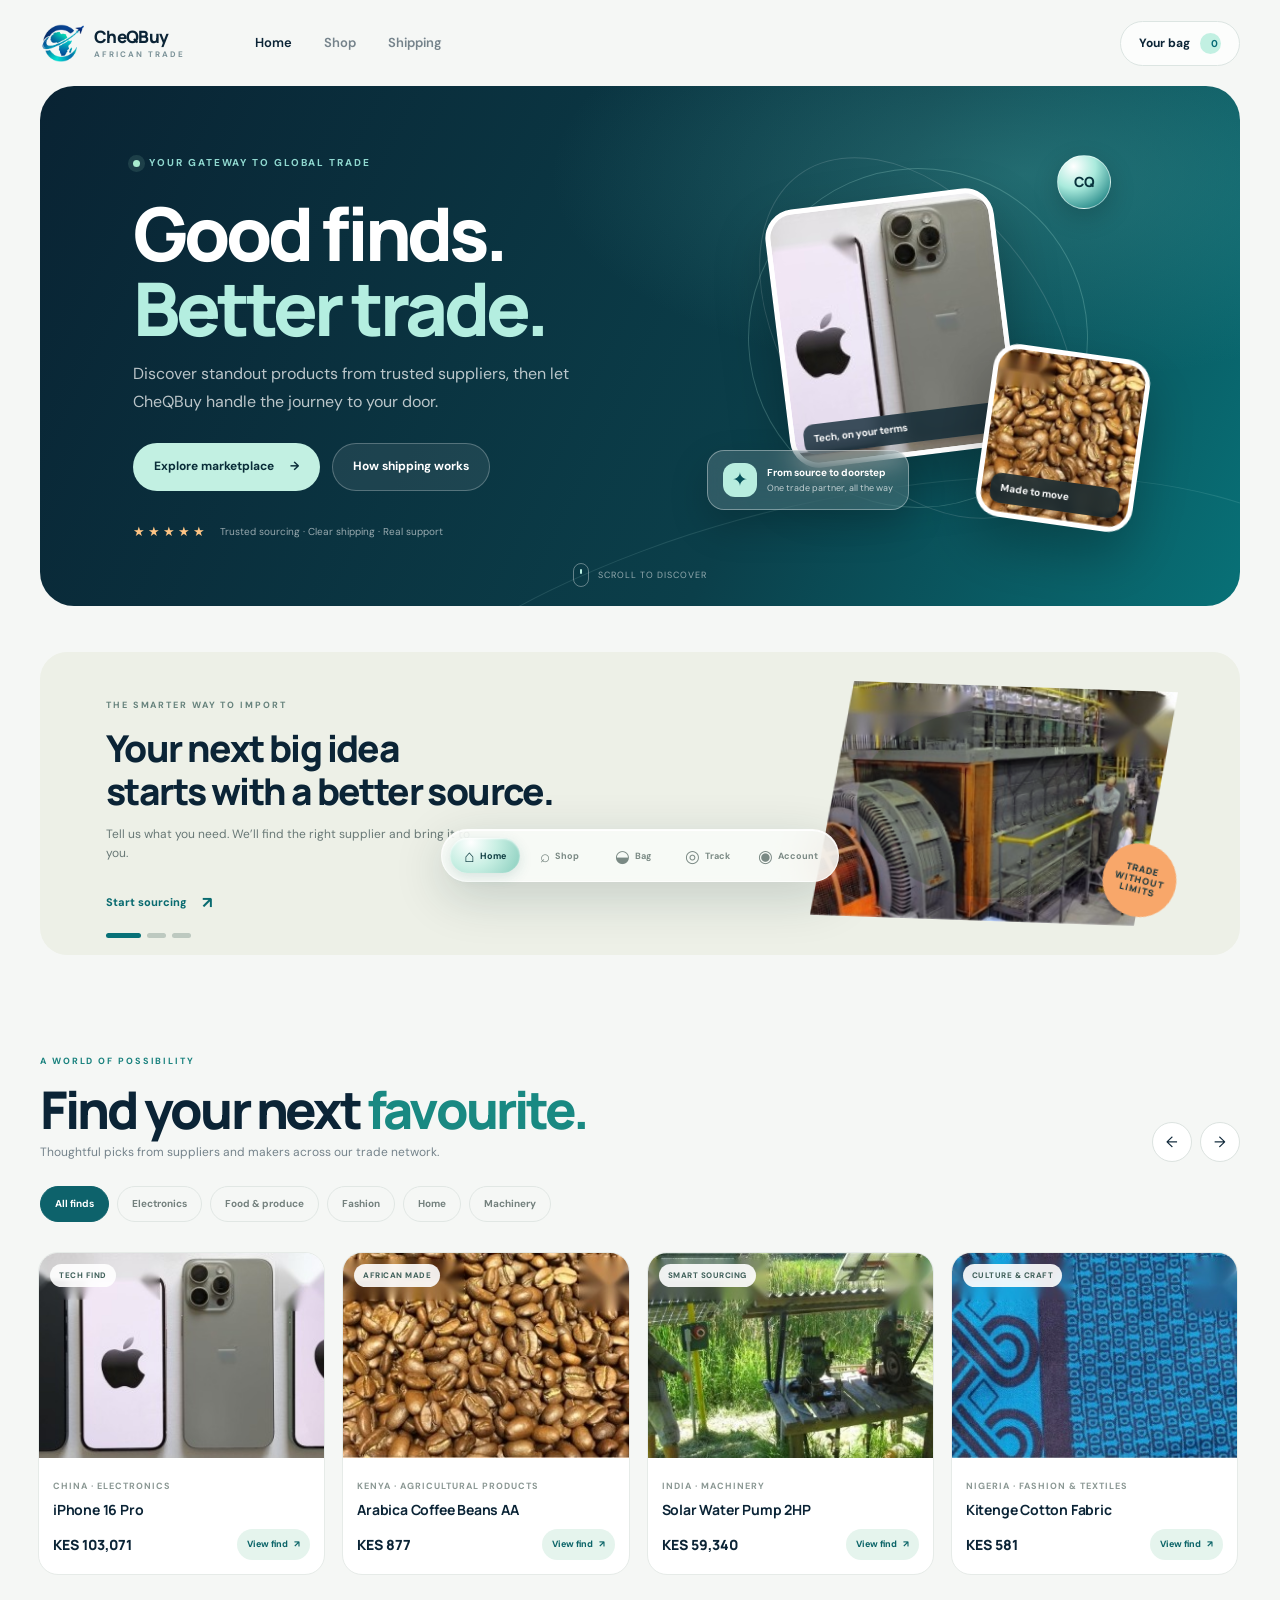
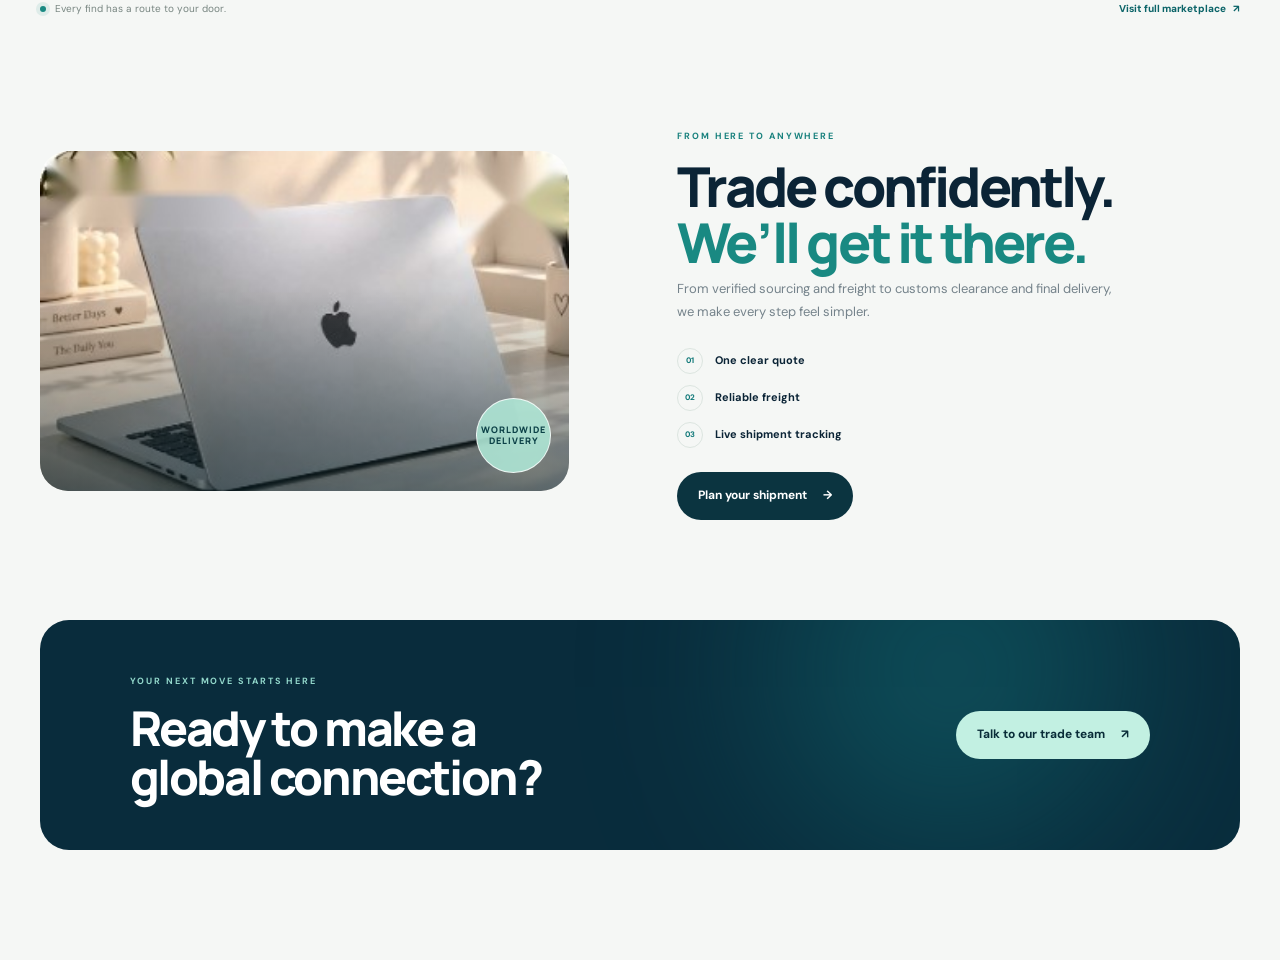
<file: webapp.html>
<!doctype html>
<html lang="en">
<head>
  <meta charset="utf-8">
  <meta name="viewport" content="width=device-width, initial-scale=1, viewport-fit=cover">
  <meta name="theme-color" content="#071d2b">
  <meta name="description" content="Explore the CheQBuy marketplace. Discover products, connect with verified suppliers and ship across Africa and the world.">
  <title>CheQBuy Webapp — Shop, ship and discover</title>
  <link rel="icon" type="image/png" href="img/logo.png">
  <link rel="preconnect" href="https://fonts.googleapis.com">
  <link rel="preconnect" href="https://fonts.gstatic.com" crossorigin>
  <link href="https://fonts.googleapis.com/css2?family=DM+Sans:wght@400;500;600;700&family=Manrope:wght@400;500;600;700;800&display=swap" rel="stylesheet">
  <link rel="stylesheet" href="webapp.css">
</head>
<body>
  <header class="app-header" id="top">
    <a class="app-brand" href="#top" aria-label="CheQBuy Webapp home">
      <img src="img/logo.png" alt="">
      <span>CheQBuy<small>AFRICAN TRADE</small></span>
    </a>
    <nav class="top-links" aria-label="Main navigation">
      <button class="top-link is-active" type="button" data-view="home">Home</button>
      <button class="top-link" type="button" data-view="shop">Shop</button>
      <a class="top-link" href="index.html#/services">Shipping</a>
    </nav>
    <button class="header-cta" type="button" data-view="cart">Your bag <span class="bag-count" id="headerCartCount">0</span></button>
  </header>

  <main>
    <div class="app-view is-active" data-page="home">
    <section class="app-hero app-shell" aria-labelledby="hero-title">
      <div class="hero-copy">
        <span class="eyebrow"><i></i> Your gateway to global trade</span>
        <h1 id="hero-title">Good finds.<br><span>Better trade.</span></h1>
        <p>Discover standout products from trusted suppliers, then let CheQBuy handle the journey to your door.</p>
        <div class="hero-actions">
          <a class="button button-light" href="#products">Explore marketplace <span aria-hidden="true">→</span></a>
          <a class="button button-glass" href="index.html#/services">How shipping works</a>
        </div>
        <div class="hero-proof"><span class="proof-stars" aria-label="Five stars">★★★★★</span><span>Trusted sourcing · Clear shipping · Real support</span></div>
      </div>
      <div class="hero-art" aria-label="Featured trade products">
        <div class="orbit orbit-one"></div><div class="orbit orbit-two"></div>
        <div class="hero-product hero-product-main"><img src="img/iphone.jpg" alt="Featured smartphone"><span>Tech, on your terms</span></div>
        <div class="hero-product hero-product-small"><img src="img/coffee.jpg" alt="Kenyan coffee"><span>Made to move</span></div>
        <div class="hero-float"><span class="float-icon">✦</span><span><b>From source to doorstep</b><small>One trade partner, all the way</small></span></div>
        <div class="hero-orb">CQ</div>
      </div>
      <a class="hero-scroll" href="#offers"><span></span> Scroll to discover</a>
    </section>

    <section class="app-shell offer-section" id="offers" aria-label="CheQBuy offers">
      <article class="offer-card" id="offerCard">
        <div class="offer-copy">
          <span class="offer-kicker" id="offerKicker">THE SMARTER WAY TO IMPORT</span>
          <h2 id="offerTitle">Your next big idea<br>starts with a better source.</h2>
          <p id="offerText">Tell us what you need. We’ll find the right supplier and bring it to you.</p>
          <a class="offer-link" id="offerLink" href="index.html#/contact">Start sourcing <span aria-hidden="true">↗</span></a>
        </div>
        <div class="offer-art"><img id="offerImage" src="img/generator.jpg" alt="Industrial goods ready for global shipping"><span class="offer-sticker">TRADE<br>WITHOUT<br>LIMITS</span></div>
        <div class="offer-controls" aria-label="Choose promotion">
          <button type="button" class="offer-dot is-active" data-offer="0" aria-label="Offer 1" aria-pressed="true"></button>
          <button type="button" class="offer-dot" data-offer="1" aria-label="Offer 2" aria-pressed="false"></button>
          <button type="button" class="offer-dot" data-offer="2" aria-label="Offer 3" aria-pressed="false"></button>
        </div>
      </article>
    </section>

    <section class="app-shell market-section" id="products" aria-labelledby="market-title">
      <div class="section-heading">
        <div><span class="section-kicker">A world of possibility</span><h2 id="market-title">Find your next <span>favourite.</span></h2><p>Thoughtful picks from suppliers and makers across our trade network.</p></div>
        <div class="slider-controls">
          <button type="button" class="round-control" id="productsPrev" aria-label="Previous products">←</button>
          <button type="button" class="round-control" id="productsNext" aria-label="Next products">→</button>
        </div>
      </div>
      <div class="category-pills" role="group" aria-label="Filter products by category">
        <button type="button" class="category-pill is-active" data-category="All" aria-pressed="true">All finds</button>
        <button type="button" class="category-pill" data-category="Electronics" aria-pressed="false">Electronics</button>
        <button type="button" class="category-pill" data-category="Agricultural Products" aria-pressed="false">Food &amp; produce</button>
        <button type="button" class="category-pill" data-category="Fashion & Textiles" aria-pressed="false">Fashion</button>
        <button type="button" class="category-pill" data-category="Home & Living" aria-pressed="false">Home</button>
        <button type="button" class="category-pill" data-category="Machinery" aria-pressed="false">Machinery</button>
      </div>
      <div class="product-track" id="productTrack" aria-live="polite"></div>
      <div class="market-footer"><span><i></i> Every find has a route to your door.</span><a href="index.html#/shop">Visit full marketplace <span aria-hidden="true">↗</span></a></div>
    </section>

    <section class="app-shell ship-section" id="shipping">
      <div class="ship-art"><img src="img/air.jpg" alt="Air freight shipment"><span class="ship-badge">WORLDWIDE<br>DELIVERY</span></div>
      <div class="ship-copy"><span class="section-kicker">From here to anywhere</span><h2>Trade confidently.<br><span>We’ll get it there.</span></h2><p>From verified sourcing and freight to customs clearance and final delivery, we make every step feel simpler.</p>
        <div class="ship-points"><span><i>01</i> One clear quote</span><span><i>02</i> Reliable freight</span><span><i>03</i> Live shipment tracking</span></div>
        <a class="button button-dark" href="index.html#/calculator">Plan your shipment <span aria-hidden="true">→</span></a>
      </div>
    </section>

    <section class="app-shell final-cta">
      <div><span class="section-kicker">Your next move starts here</span><h2>Ready to make a<br>global connection?</h2></div>
      <a class="button button-light" href="index.html#/contact">Talk to our trade team <span aria-hidden="true">↗</span></a>
      <div class="cta-glow"></div>
    </section>
    </div>

    <section class="app-view shop-view app-shell" data-page="shop" aria-labelledby="shop-title" hidden>
      <div class="shop-intro"><span class="section-kicker">THE CHEQBUY MARKETPLACE</span><h1 id="shop-title">Find your next <span>great thing.</span></h1><p>Explore handpicked finds and source with confidence. Every item has a route to your door.</p></div>
      <label class="shop-search"><span aria-hidden="true">⌕</span><input id="shopSearch" type="search" placeholder="Search products, categories or origins" autocomplete="off"><kbd>⌘ K</kbd></label>
      <div class="shop-filters" role="group" aria-label="Filter products by category">
        <button type="button" class="category-pill is-active" data-shop-category="All" aria-pressed="true">Everything</button>
        <button type="button" class="category-pill" data-shop-category="Electronics" aria-pressed="false">Electronics</button>
        <button type="button" class="category-pill" data-shop-category="Agricultural Products" aria-pressed="false">Food &amp; produce</button>
        <button type="button" class="category-pill" data-shop-category="Fashion & Textiles" aria-pressed="false">Fashion</button>
        <button type="button" class="category-pill" data-shop-category="Home & Living" aria-pressed="false">Home</button>
        <button type="button" class="category-pill" data-shop-category="Machinery" aria-pressed="false">Machinery</button>
      </div>
      <div class="shop-results"><span id="shopResultCount"></span><span>Prices shown in KES</span></div>
      <div class="shop-grid" id="shopGrid"></div>
    </section>

    <section class="app-view simple-view app-shell" data-page="cart" aria-labelledby="cart-title" hidden>
      <div class="simple-heading"><span class="section-kicker">YOUR SHOPPING BAG</span><h1 id="cart-title">A good choice.</h1><p>Your selected items, ready for the next step.</p></div>
      <div class="cart-layout"><div class="cart-items" id="cartItems"></div><aside class="cart-summary" id="cartSummary"></aside></div>
    </section>

    <section class="app-view simple-view app-shell" data-page="track" aria-labelledby="track-title" hidden>
      <div class="simple-heading"><span class="section-kicker">EVERY STEP, IN SIGHT</span><h1 id="track-title">Your orders, moving.</h1><p>Keep an eye on a shipment or get help from the CheQBuy trade team.</p></div>
      <div class="feature-panel"><div class="feature-symbol">◎</div><div><h2>Track a shipment</h2><p>Check the latest shipment milestones using your CheQBuy reference number.</p></div><a class="button button-dark" href="index.html#/track">Open shipment tracking <span aria-hidden="true">→</span></a></div>
      <div class="feature-panel"><div class="feature-symbol">↗</div><div><h2>Need to ship something?</h2><p>Ask us to quote your freight, customs clearance and delivery together.</p></div><a class="button button-light" href="index.html#/contact">Request a quote <span aria-hidden="true">↗</span></a></div>
    </section>

    <section class="app-view simple-view app-shell" data-page="account" aria-labelledby="account-title" hidden>
      <div class="simple-heading"><span class="section-kicker">YOUR TRADE, YOUR WAY</span><h1 id="account-title">Welcome to CheQBuy.</h1><p>Our trade team is here to help you source, ship and grow with confidence.</p></div>
      <div class="account-panel"><img src="img/logo.png" alt=""><h2>Trade support, with a real team behind it.</h2><p>Contact us for help with a product, a quote or an existing shipment. We’ll help you take the next step.</p><div class="account-actions"><a class="button button-dark" href="index.html#/contact">Talk to our team <span aria-hidden="true">→</span></a><a class="button button-outline" href="index.html#/about">About CheQBuy</a></div></div>
    </section>
  </main>

  <nav class="floating-nav" aria-label="App navigation">
    <button class="nav-item is-active" type="button" data-view="home" aria-current="page"><span class="nav-icon">⌂</span><span>Home</span></button>
    <button class="nav-item" type="button" data-view="shop"><span class="nav-icon">⌕</span><span>Shop</span></button>
    <button class="nav-item nav-cart" type="button" data-view="cart"><span class="nav-icon">◒</span><span>Bag</span><i class="nav-count" id="navCartCount" hidden>0</i></button>
    <button class="nav-item" type="button" data-view="track"><span class="nav-icon">◎</span><span>Track</span></button>
    <button class="nav-item" type="button" data-view="account"><span class="nav-icon">◉</span><span>Account</span></button>
  </nav>

  <script src="webapp.js"></script>
</body>
</html>
</file>
<file: webapp.css>
:root{color-scheme:light;--ink:#0b2436;--teal:#086b76;--mint:#b6eee3;--orange:#ff9b62;--paper:#f5f7f5;--muted:#75838b;--line:#e4e9e7;--white:#fff}
*{box-sizing:border-box}
html{scroll-behavior:smooth;scroll-padding-top:95px}
body{margin:0;background:var(--paper);color:var(--ink);font:400 15px/1.6 "DM Sans",sans-serif;-webkit-font-smoothing:antialiased;overflow-x:hidden;padding-bottom:110px}
img{display:block;max-width:100%}a{color:inherit;text-decoration:none}button{font:inherit;color:inherit}
:focus-visible{outline:3px solid #ff9b62;outline-offset:4px}
.app-shell{width:min(1200px,calc(100% - 48px));margin-inline:auto}
.app-header{position:relative;z-index:5;display:flex;align-items:center;width:min(1200px,calc(100% - 48px));height:86px;margin:auto}
.app-brand{display:flex;align-items:center;gap:10px;font:800 17px/1 "Manrope",sans-serif;letter-spacing:-.7px}
.app-brand img{width:44px;height:42px;object-fit:contain}
.app-brand span{display:grid;gap:5px}.app-brand small{color:#7b9298;font:700 8px/1 "DM Sans",sans-serif;letter-spacing:2px}
.top-links{display:flex;align-items:center;gap:32px;margin-left:70px;font-size:13px;font-weight:600;color:#75838b}
.top-link{padding:0;border:0;background:none;color:inherit;font:inherit;cursor:pointer;transition:color .2s}
.top-link:hover,.top-link.is-active{color:var(--ink)}
.header-cta{display:flex;align-items:center;gap:10px;margin-left:auto;padding:11px 18px;border:1px solid #dce5e2;border-radius:999px;background:rgba(255,255,255,.75);font:700 12px "DM Sans",sans-serif;cursor:pointer;transition:.2s}
.header-cta:hover{background:#fff;transform:translateY(-2px)}
.header-cta span{color:var(--teal);padding-left:7px}
.bag-count{display:grid;min-width:21px;height:21px;place-items:center;border-radius:50%;background:#c2f0e2;color:#0b4447;font-size:10px}
.app-view[hidden]{display:none!important}
.app-hero{position:relative;display:grid;grid-template-columns:1fr .95fr;align-items:center;min-height:520px;overflow:hidden;padding:62px 7.3%;border-radius:34px;background:radial-gradient(ellipse at 82% 17%,rgba(75,163,160,.38),transparent 34%),linear-gradient(116deg,#092333,#0b3f4a 62%,#087177);color:#fff}
.app-hero:before{content:"";position:absolute;inset:auto -12% -70% 22%;height:90%;border-radius:50%;border:1px solid rgba(198,244,234,.12);transform:rotate(-13deg);pointer-events:none}
.hero-copy{position:relative;z-index:2;max-width:510px}
.eyebrow,.section-kicker{display:inline-flex;align-items:center;gap:9px;color:#90d9d0;font-size:10px;font-weight:700;letter-spacing:1.9px;text-transform:uppercase}
.eyebrow i,.market-footer i{width:7px;height:7px;border-radius:50%;background:#a9edcf;box-shadow:0 0 0 5px rgba(169,237,207,.12)}
.app-hero h1,.section-heading h2,.ship-copy h2,.final-cta h2{margin:21px 0 14px;font:800 clamp(44px,6.4vw,74px)/1.02 "Manrope",sans-serif;letter-spacing:-4px}
.app-hero h1 span{color:#b4eee0}
.hero-copy>p{max-width:440px;margin:0;color:rgba(255,255,255,.72);font-size:16px;line-height:1.75}
.hero-actions{display:flex;align-items:center;gap:12px;flex-wrap:wrap;margin-top:27px}
.button{display:inline-flex;min-height:48px;align-items:center;justify-content:center;gap:16px;padding:0 20px;border:1px solid transparent;border-radius:999px;font-size:12px;font-weight:700;transition:transform .2s,box-shadow .2s}
.button:hover{transform:translateY(-3px);box-shadow:0 12px 26px rgba(0,0,0,.15)}
.button-light{background:#c2f0e2;color:#092c38}.button-glass{border-color:rgba(255,255,255,.25);background:rgba(255,255,255,.08);color:#fff}
.button-dark{background:#0b3440;color:#fff}
.hero-proof{display:flex;align-items:center;gap:12px;margin-top:31px;color:rgba(255,255,255,.58);font-size:10px}
.proof-stars{color:#ffc585;letter-spacing:3px;font-size:13px}
.hero-art{position:relative;justify-self:end;width:min(100%,440px);height:390px}
.orbit{position:absolute;left:48%;top:48%;width:340px;height:340px;border:1px solid rgba(180,238,224,.24);border-radius:50%;transform:translate(-50%,-50%) rotate(-24deg)}
.orbit-two{width:405px;height:260px;transform:translate(-50%,-50%) rotate(54deg);border-color:rgba(255,255,255,.14)}
.hero-product{position:absolute;overflow:hidden;border:5px solid rgba(255,255,255,.83);background:#fff;box-shadow:0 25px 55px rgba(0,0,0,.26)}
.hero-product img{width:100%;height:100%;object-fit:cover}
.hero-product span{position:absolute;right:9px;bottom:9px;left:9px;padding:7px 10px;border-radius:10px;background:rgba(8,34,48,.77);color:#fff;font-size:10px;font-weight:700;backdrop-filter:blur(8px)}
.hero-product-main{left:16%;top:12%;width:230px;height:260px;border-radius:29px;transform:rotate(-7deg)}
.hero-product-small{right:1%;bottom:4%;width:158px;height:174px;border-radius:25px;transform:rotate(8deg)}
.hero-float{position:absolute;left:0;bottom:8%;display:flex;align-items:center;gap:10px;padding:12px 15px;border:1px solid rgba(255,255,255,.36);border-radius:17px;background:rgba(255,255,255,.15);backdrop-filter:blur(14px);box-shadow:0 16px 38px rgba(0,0,0,.18)}
.float-icon{display:grid;width:34px;height:34px;place-items:center;border-radius:12px;background:#b8eddf;color:#07515a;font-size:19px}
.hero-float span:last-child{display:grid}.hero-float b{font-size:10px}.hero-float small{color:rgba(255,255,255,.7);font-size:9px}
.hero-orb{position:absolute;right:8%;top:1%;display:grid;width:54px;height:54px;place-items:center;border:1px solid rgba(255,255,255,.52);border-radius:50%;background:radial-gradient(circle at 30% 20%,#fff,#a9eadc 40%,#2d8e8d 82%);color:#09333d;font:800 14px "Manrope",sans-serif;box-shadow:0 8px 26px rgba(0,0,0,.18)}
.hero-scroll{position:absolute;bottom:19px;left:50%;display:flex;align-items:center;gap:9px;transform:translateX(-50%);color:rgba(255,255,255,.56);font-size:9px;letter-spacing:1px;text-transform:uppercase}
.hero-scroll span{width:16px;height:24px;border:1px solid rgba(255,255,255,.36);border-radius:99px}.hero-scroll span:after{content:"";display:block;width:2px;height:5px;margin:5px auto;background:#b8eddf;border-radius:3px}
.offer-section{padding-top:46px}
.offer-card{position:relative;display:grid;grid-template-columns:1fr .9fr;min-height:300px;align-items:center;overflow:hidden;padding:34px 5.5%;border-radius:27px;background:#edf0e7}
.offer-copy{position:relative;z-index:1;max-width:480px}
.offer-kicker{color:#66827c;font-size:9px;font-weight:700;letter-spacing:1.9px}
.offer-copy h2{margin:12px 0 8px;font:800 clamp(25px,3vw,37px)/1.15 "Manrope",sans-serif;letter-spacing:-1.6px}
.offer-copy p{max-width:380px;color:#687876;font-size:12px}
.offer-link{display:inline-flex;gap:15px;align-items:center;margin-top:15px;color:#096b70;font-size:11px;font-weight:800}
.offer-link span{font-size:16px}
.offer-art{position:relative;justify-self:end;width:min(100%,360px);height:235px;transform:rotate(2deg)}
.offer-art:before{content:"";position:absolute;inset:10% 12%;border-radius:50%;background:#d0dfc8}
.offer-art img{position:relative;width:100%;height:100%;object-fit:cover;clip-path:polygon(10% 0,100% 0,90% 100%,0 100%);mix-blend-mode:multiply}
.offer-sticker{position:absolute;right:-5px;bottom:9px;display:grid;width:74px;height:74px;place-content:center;border-radius:50%;background:#f8a76a;color:#17363d;text-align:center;font:800 9px/1.15 "Manrope",sans-serif;letter-spacing:1px;transform:rotate(12deg)}
.offer-controls{position:absolute;bottom:17px;left:5.5%;display:flex;gap:6px}
.offer-dot{width:19px;height:5px;padding:0;border:0;border-radius:8px;background:#bdc9c0;cursor:pointer;transition:width .25s,background .25s}
.offer-dot.is-active{width:35px;background:#087177}
.market-section{padding-top:92px}
.section-heading{display:flex;align-items:end;justify-content:space-between;gap:24px}
.section-kicker{color:#18817d;font-size:9px}
.section-heading h2,.ship-copy h2{margin:12px 0 7px;font-size:clamp(34px,4.4vw,52px);letter-spacing:-2.8px}
.section-heading h2 span,.ship-copy h2 span{color:#198982}
.section-heading p,.ship-copy>p{margin:0;color:var(--muted);font-size:12px}
.slider-controls{display:flex;gap:8px}
.round-control{display:grid;width:40px;height:40px;place-items:center;border:1px solid #dce3e0;border-radius:50%;background:#fff;cursor:pointer;transition:.2s}
.round-control:hover{border-color:#0b7477;background:#e6f4ee;transform:translateY(-2px)}
.category-pills{display:flex;gap:8px;overflow:auto;margin-top:24px;padding-bottom:8px;scrollbar-width:none}
.category-pills::-webkit-scrollbar{display:none}
.category-pill{flex:none;padding:9px 14px;border:1px solid #e1e7e4;border-radius:999px;background:transparent;color:#74817e;font-size:10px;font-weight:700;cursor:pointer;transition:.2s}
.category-pill:hover{border-color:#a6c8bd;color:#0b4a52}
.category-pill.is-active{border-color:#0d626b;background:#0d626b;color:#fff}
.product-track{display:flex;gap:17px;overflow:auto;margin:18px -2px 0;padding:4px 2px 18px;scrollbar-width:none;scroll-snap-type:x mandatory;overscroll-behavior-inline:contain}
.product-track::-webkit-scrollbar{display:none}
.product-card{position:relative;flex:0 0 calc((100% - 51px)/4);min-width:220px;overflow:hidden;border:1px solid #e6ebe8;border-radius:20px;background:#fff;scroll-snap-align:start;transition:transform .25s,box-shadow .25s}
.product-card:hover{transform:translateY(-5px);box-shadow:0 18px 34px rgba(18,54,60,.1)}
.product-image{position:relative;height:205px;overflow:hidden;background:#edf2ef}
.product-image img{width:100%;height:100%;object-fit:cover;transition:transform .45s}
.product-card:hover .product-image img{transform:scale(1.05)}
.product-tag{position:absolute;top:11px;left:11px;padding:5px 9px;border-radius:999px;background:rgba(255,255,255,.9);color:#41615b;font-size:8px;font-weight:800;letter-spacing:.5px}
.product-details{padding:14px}
.product-origin{color:#8b9894;font-size:9px;font-weight:700;letter-spacing:1px;text-transform:uppercase}
.product-details h3{margin:5px 0 10px;font:700 14px/1.3 "Manrope",sans-serif;letter-spacing:-.2px}
.product-bottom{display:flex;align-items:center;justify-content:space-between;gap:8px}
.product-price{font:800 14px "Manrope",sans-serif}
.product-link{display:inline-flex;align-items:center;gap:6px;padding:8px 10px;border-radius:999px;background:#e5f4ed;color:#0b6468;font-size:9px;font-weight:800;white-space:nowrap;transition:.2s}
.product-link:hover{background:#c2ecdc}
.market-footer{display:flex;align-items:center;justify-content:space-between;gap:15px;padding-top:8px;color:#778580;font-size:10px}
.market-footer>span{display:flex;align-items:center;gap:9px}.market-footer i{width:6px;height:6px;background:#198982;box-shadow:0 0 0 4px rgba(25,137,130,.1)}
.market-footer a{color:#0b6468;font-weight:800}.market-footer a span{padding-left:5px}
.ship-section{display:grid;grid-template-columns:.94fr 1fr;align-items:center;gap:9%;padding-top:105px;padding-bottom:100px}
.ship-art{position:relative;height:340px;overflow:hidden;border-radius:28px;background:#d9e7df}
.ship-art:before{content:"";position:absolute;z-index:1;inset:40% 0 0;background:linear-gradient(0deg,rgba(8,34,43,.6),transparent)}
.ship-art img{width:100%;height:100%;object-fit:cover}
.ship-badge{position:absolute;right:18px;bottom:18px;z-index:2;display:grid;width:75px;height:75px;place-content:center;border:1px solid rgba(255,255,255,.8);border-radius:50%;background:rgba(173,229,212,.9);color:#0c4147;text-align:center;font:800 9px/1.3 "Manrope",sans-serif;letter-spacing:1px}
.ship-copy h2{font-size:clamp(35px,4.5vw,55px)}
.ship-copy>p{max-width:440px;font-size:13px;line-height:1.8}
.ship-points{display:grid;gap:11px;margin:24px 0}
.ship-points span{display:flex;align-items:center;gap:12px;font-size:11px;font-weight:700}
.ship-points i{display:grid;width:26px;height:26px;place-items:center;border:1px solid #dce5e0;border-radius:50%;color:#0e7777;font-size:8px;font-style:normal}
.final-cta{position:relative;display:flex;align-items:center;justify-content:space-between;gap:24px;min-height:230px;overflow:hidden;padding:35px 7%;border-radius:29px;background:#092c3c;color:#fff}
.final-cta .section-kicker{color:#92d8cb}
.final-cta h2{position:relative;z-index:1;margin:13px 0 0;font-size:clamp(32px,4.3vw,48px);letter-spacing:-2.4px}
.final-cta .button{position:relative;z-index:1;flex:none}
.cta-glow{position:absolute;right:10%;top:-120px;width:340px;height:340px;border-radius:50%;background:#14747a;filter:blur(100px);opacity:.5}
.floating-nav{position:fixed;z-index:10;bottom:max(18px,env(safe-area-inset-bottom));left:50%;display:flex;align-items:center;gap:4px;padding:8px;border:1px solid rgba(255,255,255,.75);border-radius:999px;background:rgba(249,252,250,.84);box-shadow:0 14px 50px rgba(12,46,49,.19),inset 0 1px 0 #fff;backdrop-filter:blur(22px) saturate(160%);transform:translateX(-50%)}
.nav-item{position:relative;display:flex;min-width:70px;align-items:center;justify-content:center;gap:5px;padding:9px 12px;border:0;border-radius:999px;background:transparent;color:#7a8984;font:700 9px "DM Sans",sans-serif;white-space:nowrap;cursor:pointer;transition:.25s}
.nav-item:hover{color:#0d5f66}.nav-item.is-active{background:radial-gradient(circle at 30% 12%,#fff,#c8efe3 45%,#88cdbd);color:#103e43;box-shadow:inset 0 1px 2px rgba(255,255,255,.9),0 4px 13px rgba(26,104,96,.15)}
.nav-icon{font:500 17px/1 "Manrope",sans-serif}
.nav-count{position:absolute;top:2px;right:13px;display:grid;min-width:16px;height:16px;place-items:center;border:2px solid #f9fcfa;border-radius:50%;background:#ff9862;color:#153a3e;font-size:8px;font-style:normal;font-weight:800}
.nav-count[hidden]{display:none}
.shop-view,.simple-view{min-height:calc(100vh - 200px);padding-top:56px;padding-bottom:70px}
.shop-intro{max-width:670px}
.shop-intro h1,.simple-heading h1{margin:13px 0 9px;font:800 clamp(40px,6vw,65px)/1.06 "Manrope",sans-serif;letter-spacing:-3.5px}
.shop-intro h1 span{color:#198982}
.shop-intro p,.simple-heading p{max-width:560px;margin:0;color:var(--muted);font-size:13px}
.shop-search{display:flex;align-items:center;gap:12px;max-width:720px;margin-top:30px;padding:0 16px;border:1px solid #e1e8e4;border-radius:15px;background:#fff;color:#8a9893}
.shop-search>span{font-size:22px}
.shop-search input{width:100%;height:52px;padding:0;border:0;outline:0;background:transparent;color:var(--ink);font:500 12px "DM Sans",sans-serif}
.shop-search input:focus{outline:0}
.shop-search kbd{flex:none;padding:4px 7px;border:1px solid #e1e8e4;border-radius:6px;color:#97a39f;font:600 8px "DM Sans",sans-serif}
.shop-filters{display:flex;flex-wrap:wrap;gap:8px;margin-top:19px}
.shop-results{display:flex;justify-content:space-between;margin:26px 0 12px;color:#86938f;font-size:10px}
.shop-results span:first-child{color:#233e41;font-weight:800}
.shop-grid{display:grid;grid-template-columns:repeat(4,minmax(0,1fr));gap:16px}
.shop-grid .product-card{min-width:0}
.shop-grid .product-image{height:auto;aspect-ratio:1.13}
.shop-grid .product-details h3{min-height:36px}
.empty-state{grid-column:1/-1;display:grid;justify-items:center;padding:65px 20px;border:1px dashed #d8e2dd;border-radius:22px;background:rgba(255,255,255,.58);text-align:center}
.empty-state>span{display:grid;width:44px;height:44px;place-items:center;border-radius:50%;background:#e2f2eb;color:#0c6b6c;font-size:23px}
.empty-state h2{margin:15px 0 4px;font:800 21px "Manrope",sans-serif}
.empty-state p{margin:0 0 17px;color:var(--muted);font-size:12px}
.simple-view{padding-top:72px}
.simple-heading{margin-bottom:34px}
.simple-heading .section-kicker{display:flex}
.simple-heading h1{font-size:clamp(39px,5.5vw,58px)}
.cart-layout{display:grid;grid-template-columns:minmax(0,1.4fr) minmax(270px,.7fr);align-items:start;gap:24px}
.cart-items{display:grid;gap:12px}
.cart-row{display:flex;align-items:center;gap:17px;padding:15px;border:1px solid #e4e9e7;border-radius:20px;background:#fff}
.cart-row>img{width:105px;height:105px;flex:none;border-radius:14px;object-fit:cover}
.cart-row-info{flex:1;min-width:0}
.cart-row-info>span{color:#87948f;font-size:9px;font-weight:700;text-transform:uppercase}
.cart-row-info h2{margin:4px 0;font:700 15px "Manrope",sans-serif}
.cart-row-info>b,.cart-line-total{font:800 12px "Manrope",sans-serif}
.quantity-control{display:flex;align-items:center;gap:10px;margin-top:10px}
.quantity-control button{display:grid;width:25px;height:25px;place-items:center;border:1px solid #e1e8e4;border-radius:50%;background:#fff;cursor:pointer}
.quantity-control span{font-size:11px;font-weight:700}
.quantity-control .remove-item{width:auto;margin-left:5px;padding:0 10px;border:0;color:#9b7770;font-size:9px}
.cart-line-total{align-self:flex-start;padding-top:4px}
.cart-summary{position:sticky;top:20px;padding:24px;border:1px solid #e2e9e5;border-radius:21px;background:#fff}
.cart-summary h2{margin:10px 0 20px;font:800 22px "Manrope",sans-serif}
.summary-line{display:flex;justify-content:space-between;gap:10px;padding:13px 0;border-block:1px solid #edf0ee;font-size:11px}
.summary-line b{font:800 12px "Manrope",sans-serif}
.cart-summary>p{margin:15px 0;color:#788681;font-size:10px;line-height:1.7}
.cart-summary>.button{width:100%;font-size:10px}
.feature-panel{display:flex;align-items:center;gap:17px;margin:13px 0;padding:22px;border:1px solid #e2e9e5;border-radius:20px;background:#fff}
.feature-symbol{display:grid;width:48px;height:48px;flex:none;place-items:center;border-radius:16px;background:#e4f4ed;color:#0b6d70;font-size:24px}
.feature-panel>div:nth-child(2){flex:1}
.feature-panel h2{margin:0 0 4px;font:800 16px "Manrope",sans-serif}
.feature-panel p{margin:0;color:#7d8b86;font-size:10px}
.feature-panel .button{min-height:41px;font-size:9px}
.account-panel{max-width:650px;padding:34px;border:1px solid #e2e9e5;border-radius:24px;background:linear-gradient(140deg,#fff,#edf6f1)}
.account-panel>img{width:70px;height:70px;object-fit:contain}
.account-panel h2{max-width:450px;margin:14px 0 8px;font:800 25px/1.2 "Manrope",sans-serif;letter-spacing:-.7px}
.account-panel p{max-width:490px;margin:0;color:#75837d;font-size:12px}
.account-actions{display:flex;flex-wrap:wrap;gap:10px;margin-top:23px}
.button-outline{border-color:#dbe5e0;background:#fff;color:#23464a}
@media(max-width:900px){.app-hero{min-height:480px;padding-inline:6%}.hero-art{transform:scale(.88);transform-origin:center right;margin-left:-28px}.product-card{flex-basis:calc((100% - 34px)/3)}.ship-section{gap:6%}}
@media(max-width:900px){.shop-grid{grid-template-columns:repeat(3,minmax(0,1fr))}}
@media(max-width:680px){body{padding-bottom:100px}.app-shell,.app-header{width:calc(100% - 30px)}.app-header{height:70px}.app-brand{font-size:15px}.app-brand img{width:38px;height:37px}.top-links{display:none}.header-cta{padding:9px 12px;font-size:10px}.app-hero{grid-template-columns:1fr;min-height:0;padding:41px 25px 48px;border-radius:26px}.app-hero h1{font-size:58px;letter-spacing:-3.5px}.hero-copy>p{font-size:14px}.hero-art{justify-self:center;width:100%;max-width:390px;height:280px;margin:22px 0 0;transform:none}.orbit{width:280px;height:280px}.orbit-two{width:335px;height:220px}.hero-product-main{left:21%;top:4%;width:175px;height:204px}.hero-product-small{right:6%;bottom:1%;width:124px;height:138px}.hero-float{left:1%;bottom:2%;padding:9px 11px}.hero-orb{right:12%;top:0;width:44px;height:44px}.hero-scroll{display:none}.offer-section{padding-top:20px}.offer-card{grid-template-columns:1fr;min-height:405px;padding:25px 22px 42px;border-radius:23px}.offer-copy h2{font-size:31px}.offer-art{justify-self:center;width:90%;height:170px;margin-top:8px}.offer-sticker{width:62px;height:62px;font-size:8px}.offer-controls{left:22px;bottom:17px}.market-section{padding-top:64px}.section-heading{align-items:end}.section-heading h2,.ship-copy h2{font-size:38px;letter-spacing:-2px}.section-heading p{max-width:290px;font-size:11px}.slider-controls{gap:5px}.round-control{width:35px;height:35px}.category-pills{margin-top:19px}.product-track{gap:12px;margin-top:12px}.product-card{flex-basis:72%;min-width:215px}.product-image{height:190px}.market-footer{font-size:9px}.ship-section{grid-template-columns:1fr;gap:25px;padding-top:72px;padding-bottom:65px}.ship-art{height:260px}.ship-copy h2{font-size:43px}.final-cta{display:grid;min-height:240px;padding:28px 25px;border-radius:24px}.final-cta h2{font-size:38px}.final-cta .button{justify-self:start}.floating-nav{bottom:max(12px,env(safe-area-inset-bottom));gap:1px;padding:6px}.nav-item{min-width:57px;padding:8px 7px;font-size:8px}.shop-grid{grid-template-columns:repeat(2,minmax(0,1fr));gap:10px}.shop-view,.simple-view{padding-top:39px;padding-bottom:35px}.shop-intro h1,.simple-heading h1{font-size:43px;letter-spacing:-2.5px}.shop-search{margin-top:22px}.shop-search input{font-size:10px}.shop-search kbd{display:none}.shop-filters{flex-wrap:nowrap;overflow:auto;padding-bottom:6px;scrollbar-width:none}.shop-filters::-webkit-scrollbar{display:none}.shop-filters .category-pill{font-size:9px;padding:8px 11px}.shop-grid .product-image{aspect-ratio:.96}.shop-grid .product-details{padding:10px}.shop-grid .product-details h3{min-height:37px;font-size:12px}.shop-grid .product-origin{font-size:7px}.shop-grid .product-price{font-size:11px}.shop-grid .product-link{gap:4px;padding:7px;font-size:8px}.cart-layout{grid-template-columns:1fr;gap:16px}.cart-summary{position:static}.cart-row{gap:11px;padding:10px}.cart-row>img{width:74px;height:82px}.cart-row-info h2{font-size:12px}.cart-line-total{display:none}.feature-panel{align-items:flex-start;flex-wrap:wrap;padding:16px}.feature-panel>div:nth-child(2){min-width:65%}.feature-panel .button{margin-left:64px}.account-panel{padding:24px}.account-panel h2{font-size:21px}.nav-count{right:8px}}
@media(max-width:380px){.hero-actions{align-items:stretch;flex-direction:column}.hero-actions .button{width:100%}.hero-proof{align-items:flex-start;flex-direction:column;gap:5px}.product-card{flex-basis:82%}.market-footer{align-items:flex-start;flex-direction:column}.nav-item{min-width:53px;padding-inline:6px}.header-cta{font-size:9px}.shop-grid{grid-template-columns:1fr}.shop-grid .product-image{aspect-ratio:1.2}.shop-grid .product-details h3{min-height:0}}
@media(prefers-reduced-motion:reduce){*,*::before,*::after{scroll-behavior:auto!important;transition-duration:.01ms!important;animation-duration:.01ms!important;animation-iteration-count:1!important}}
</file>
